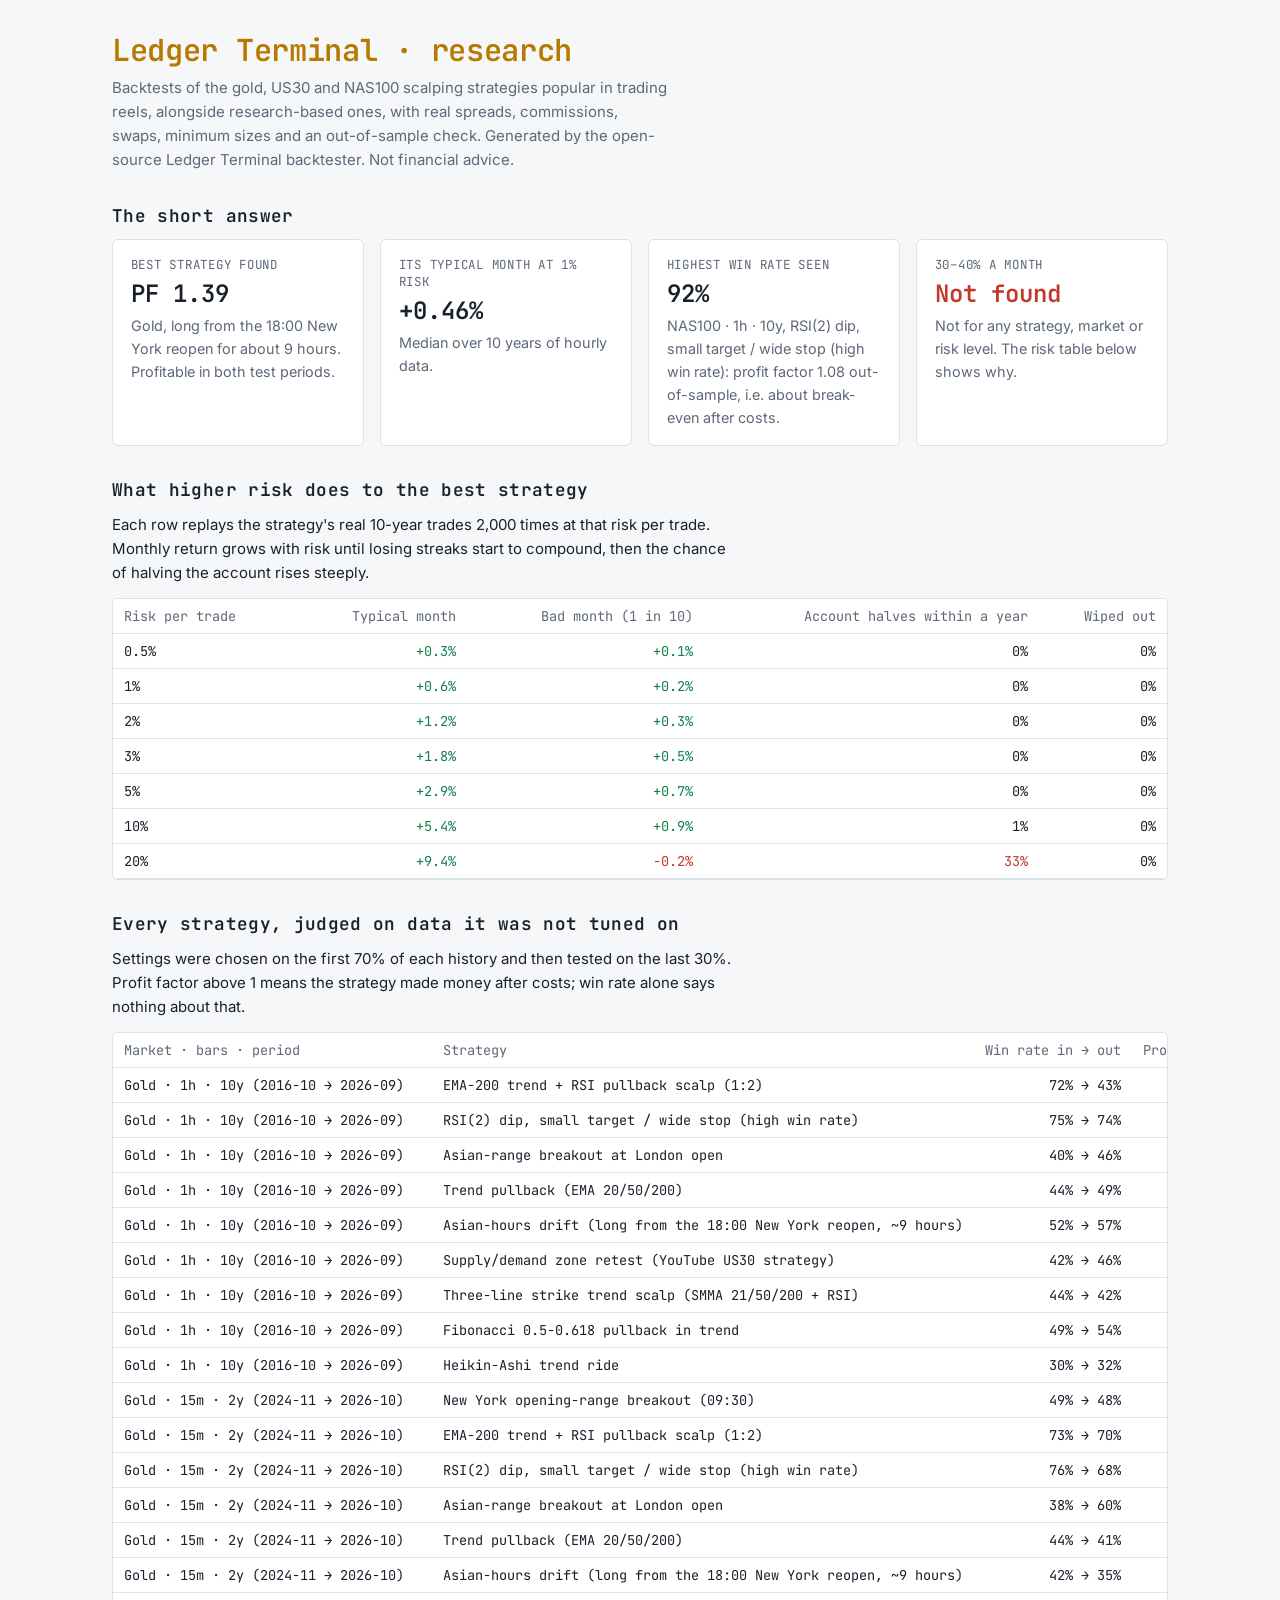
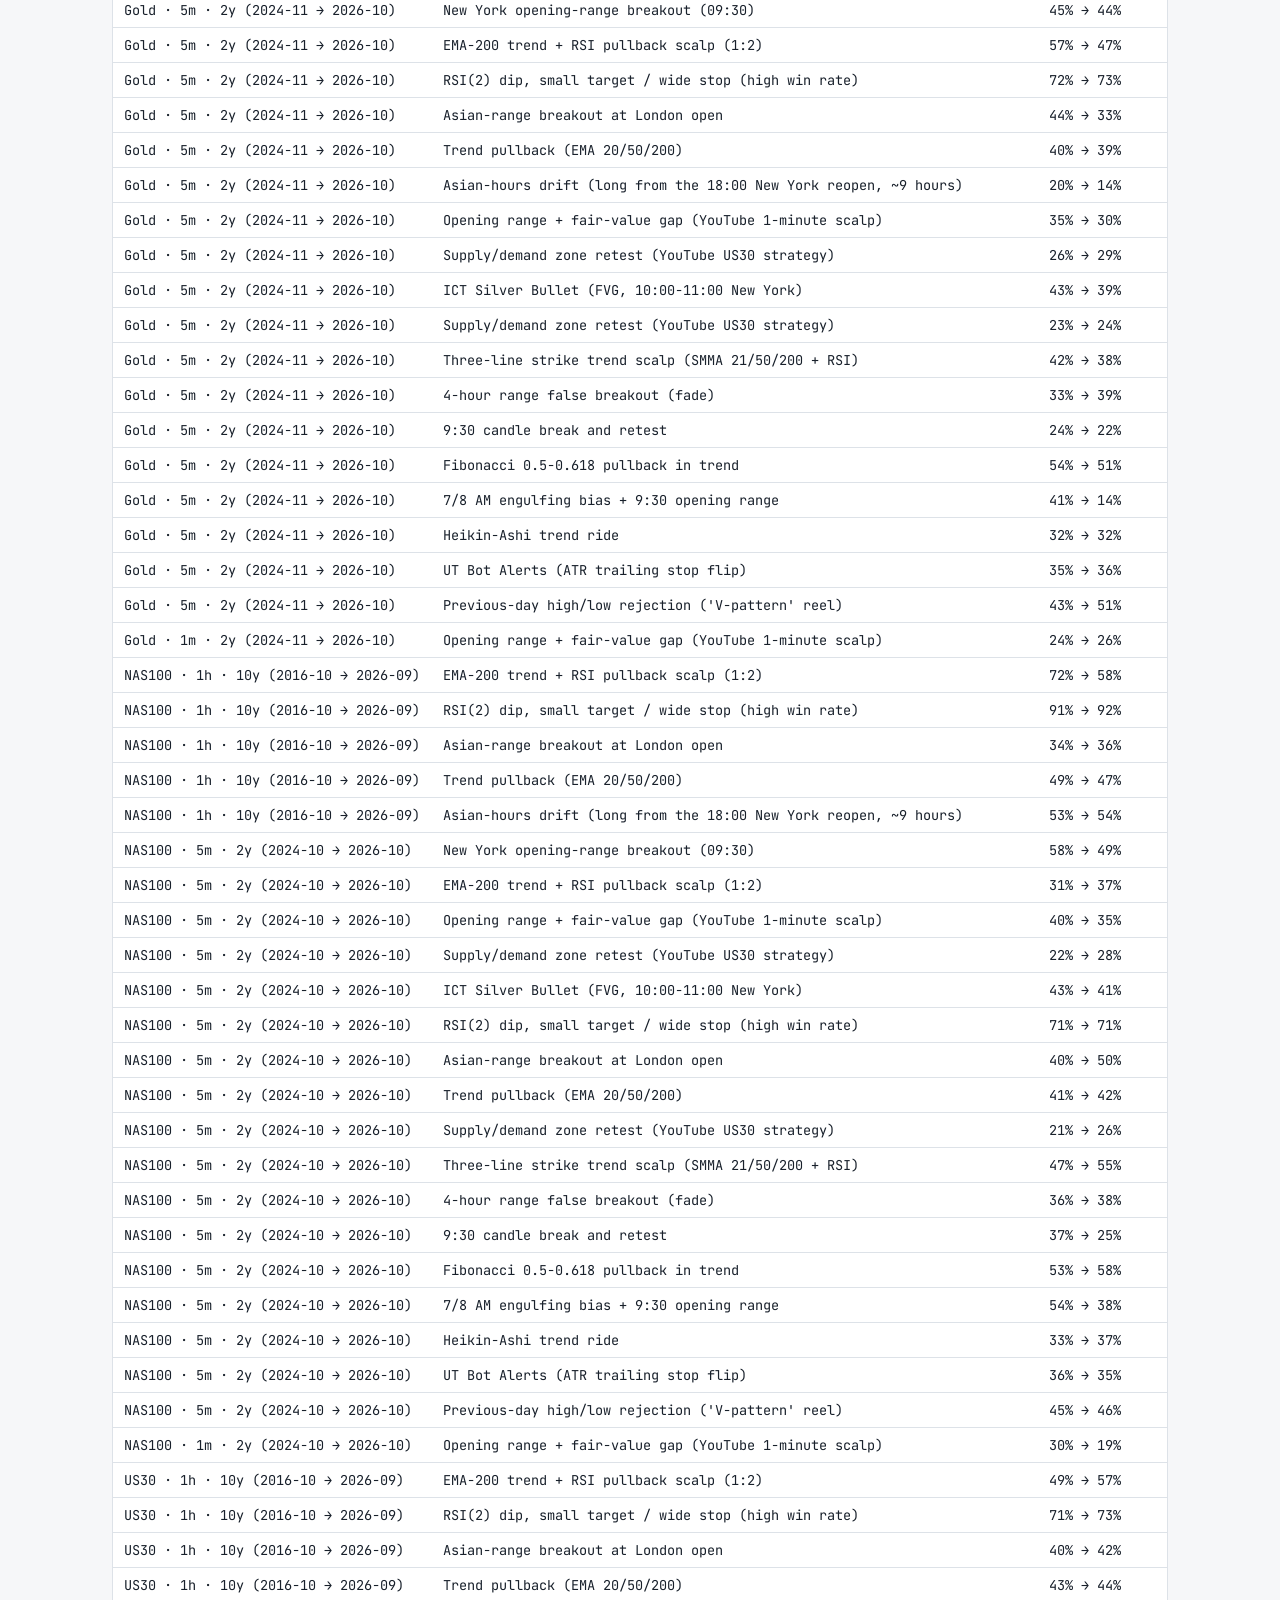
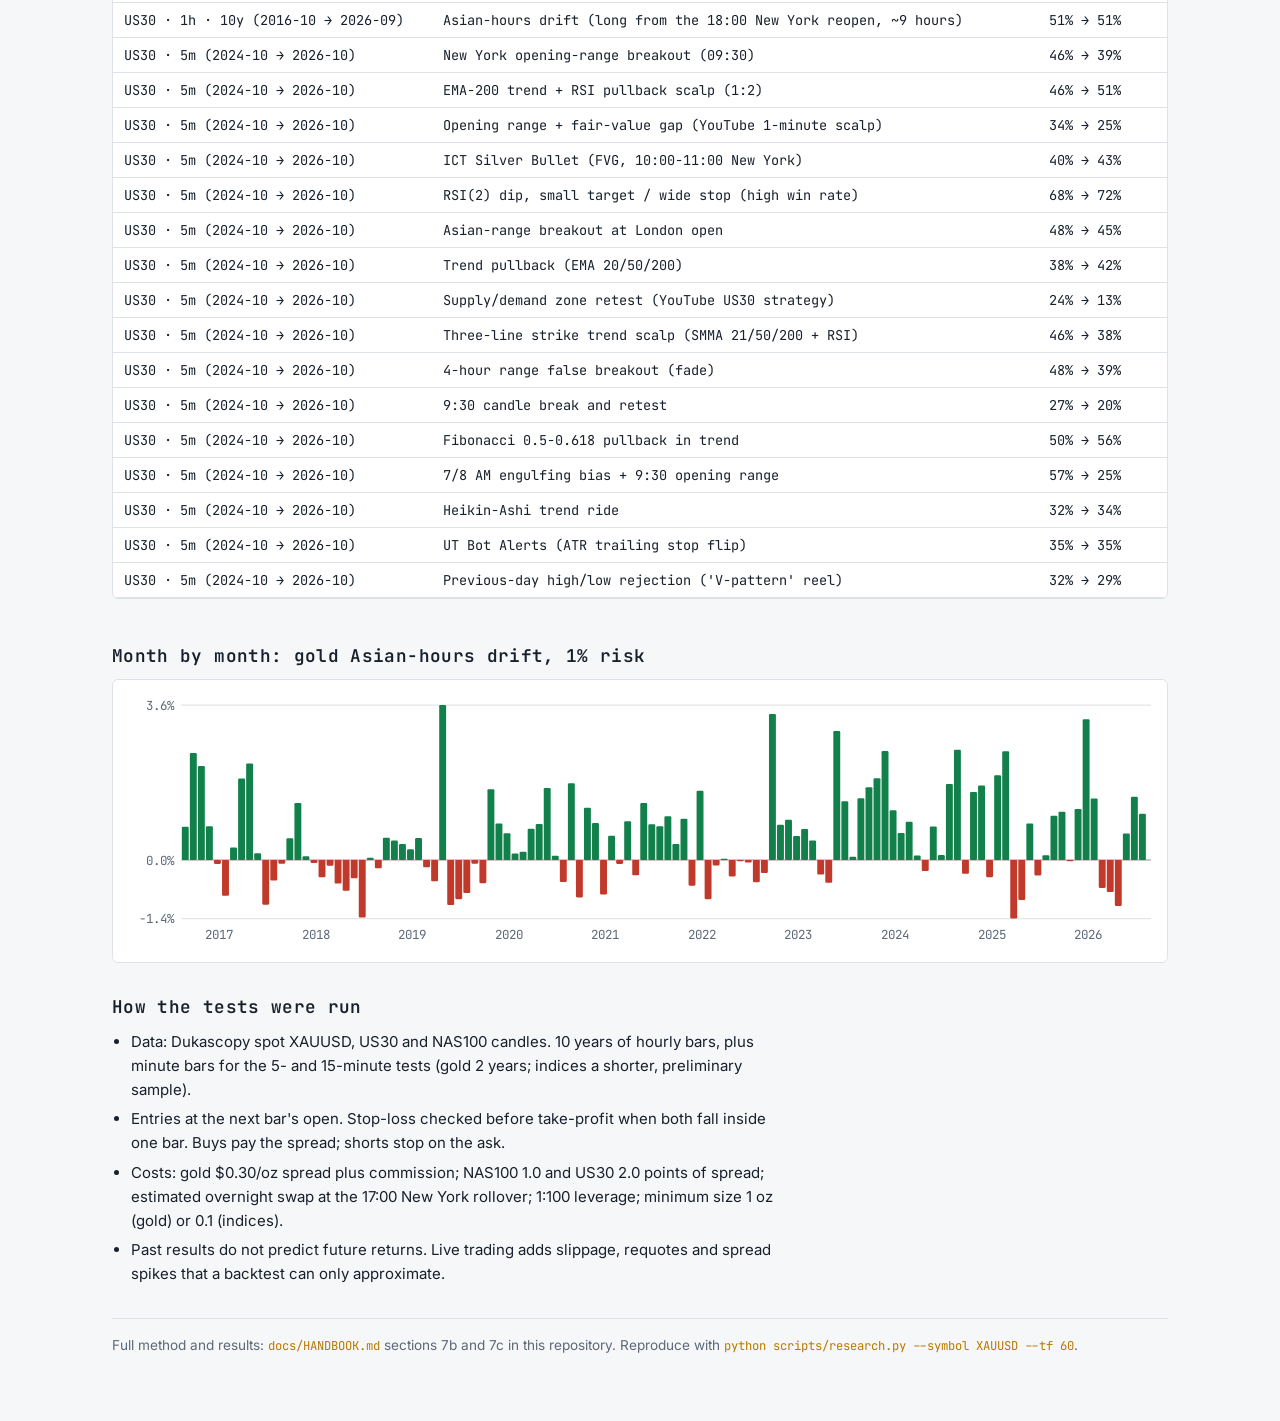
<file: docs/research.html>
<!doctype html>
<html lang="en">
<head>
<meta charset="utf-8">
<meta name="viewport" content="width=device-width, initial-scale=1">
<title>Ledger Terminal Research</title>
<meta name="description" content="Out-of-sample backtests of gold, US30 and NAS100 scalping strategies with realistic costs.">
<link rel="preconnect" href="https://fonts.googleapis.com">
<link href="https://fonts.googleapis.com/css2?family=JetBrains+Mono:wght@400;600&family=Inter:wght@400;600&display=swap" rel="stylesheet">
<style>
  /* Research report: verdict first, then evidence tables, then method. */
  :root {
    --bg: #f6f7f9; --panel: #ffffff; --line: #dde2e8; --text: #18202b; --muted: #5d6878;
    --accent: #b77900; --up: #12804a; --down: #c0392b;
    --mono: "JetBrains Mono", ui-monospace, Menlo, Consolas, monospace; --sans: Inter, system-ui, sans-serif;
  }
  @media (prefers-color-scheme: dark) {
    :root:not([data-theme="light"]) { --bg: #07090c; --panel: #0e1217; --line: #1e2631; --text: #d6dde6; --muted: #7a8696; --accent: #ffb000; --up: #22c55e; --down: #f04f4f; color-scheme: dark; }
  }
  :root[data-theme="dark"] { --bg: #07090c; --panel: #0e1217; --line: #1e2631; --text: #d6dde6; --muted: #7a8696; --accent: #ffb000; --up: #22c55e; --down: #f04f4f; color-scheme: dark; }
  * { box-sizing: border-box; }
  body { margin: 0; background: var(--bg); color: var(--text); font: 15px/1.6 var(--sans); }
  .wrap { max-width: 68rem; margin-inline: auto; padding: 2rem 16px 4rem; display: grid; gap: 2rem; }
  .wrap > * { min-width: 0; }
  header h1 { font: 600 1.9rem/1.2 var(--mono); margin: 0 0 .5rem; color: var(--accent); letter-spacing: -.01em; }
  header p { margin: 0; max-width: 62ch; color: var(--muted); }
  h2 { font: 600 1.1rem var(--mono); margin: 0 0 .75rem; letter-spacing: .02em; text-wrap: balance; }
  .cards { display: grid; gap: 1rem; grid-template-columns: repeat(auto-fit, minmax(min(100%, 15rem), 1fr)); }
  .card { background: var(--panel); border: 1px solid var(--line); border-radius: 6px; padding: 1rem 1.1rem; display: grid; gap: .3rem; align-content: start; }
  .card .k { font: .78rem var(--mono); color: var(--muted); text-transform: uppercase; letter-spacing: .06em; }
  .card .v { font: 600 1.5rem var(--mono); }
  .card p { margin: 0; font-size: .9rem; color: var(--muted); }
  section > p { max-width: 70ch; margin: 0 0 .8rem; }
  .box { overflow-x: auto; background: var(--panel); border: 1px solid var(--line); border-radius: 6px; }
  table { width: 100%; border-collapse: collapse; font: .85rem var(--mono); font-variant-numeric: tabular-nums; }
  th, td { padding: .5rem .7rem; border-bottom: 1px solid var(--line); text-align: right; white-space: nowrap; }
  th { color: var(--muted); font-weight: 400; position: sticky; top: 0; background: var(--panel); }
  td:first-child, th:first-child, td.l, th.l { text-align: left; }
  .up { color: var(--up); } .down { color: var(--down); } .muted { color: var(--muted); }
  .tag { font: .72rem var(--mono); padding: .1rem .4rem; border-radius: 3px; border: 1px solid currentColor; }
  .chart { background: var(--panel); border: 1px solid var(--line); border-radius: 6px; padding: 1rem; }
  .chart svg { display: block; width: 100%; height: auto; }
  .chart text { fill: var(--muted); font: 11px var(--mono); }
  ul { margin: 0; padding-left: 1.2rem; max-width: 75ch; display: grid; gap: .35rem; }
  footer { color: var(--muted); font-size: .85rem; border-top: 1px solid var(--line); padding-top: 1rem; }
  code { font-family: var(--mono); font-size: .9em; color: var(--accent); }
  #err { color: var(--down); }
</style>
</head>
<body>
<div class="wrap">
  <header>
    <h1>Ledger Terminal · research</h1>
    <p>Backtests of the gold, US30 and NAS100 scalping strategies popular in trading reels, alongside research-based ones, with real spreads, commissions, swaps, minimum sizes and an out-of-sample check. Generated by the open-source Ledger Terminal backtester. Not financial advice.</p>
  </header>

  <section>
    <h2>The short answer</h2>
    <div class="cards" id="cards">
      <div class="card"><span class="k">Best strategy found</span><span class="v" id="c-best">—</span><p>Gold, long from the 18:00 New York reopen for about 9 hours. Profitable in both test periods.</p></div>
      <div class="card"><span class="k">Its typical month at 1% risk</span><span class="v" id="c-month">—</span><p>Median over 10 years of hourly data.</p></div>
      <div class="card"><span class="k">Highest win rate seen</span><span class="v" id="c-win">—</span><p id="c-win-p">—</p></div>
      <div class="card"><span class="k">30–40% a month</span><span class="v down">Not found</span><p>Not for any strategy, market or risk level. The risk table below shows why.</p></div>
    </div>
  </section>

  <section>
    <h2>What higher risk does to the best strategy</h2>
    <p>Each row replays the strategy's real 10-year trades 2,000 times at that risk per trade. Monthly return grows with risk until losing streaks start to compound, then the chance of halving the account rises steeply.</p>
    <div class="box"><table id="risk"><thead><tr><th>Risk per trade</th><th>Typical month</th><th>Bad month (1 in 10)</th><th>Account halves within a year</th><th>Wiped out</th></tr></thead><tbody></tbody></table></div>
  </section>

  <section>
    <h2>Every strategy, judged on data it was not tuned on</h2>
    <p>Settings were chosen on the first 70% of each history and then tested on the last 30%. Profit factor above 1 means the strategy made money after costs; win rate alone says nothing about that.</p>
    <div class="box"><table id="strategies"><thead><tr><th class="l">Market · bars · period</th><th class="l">Strategy</th><th>Win rate in → out</th><th>Profit factor in → out</th><th>Typical month (1% risk)</th><th class="l">Verdict</th></tr></thead><tbody></tbody></table></div>
    <p class="muted" id="err"></p>
  </section>

  <section>
    <h2>Month by month: gold Asian-hours drift, 1% risk</h2>
    <div class="chart"><svg id="months" viewBox="0 0 900 220" role="img" aria-label="Monthly returns of the gold Asian-hours strategy"></svg></div>
  </section>

  <section>
    <h2>How the tests were run</h2>
    <ul>
      <li>Data: Dukascopy spot XAUUSD, US30 and NAS100 candles. 10 years of hourly bars, plus minute bars for the 5- and 15-minute tests (gold 2 years; indices a shorter, preliminary sample).</li>
      <li>Entries at the next bar's open. Stop-loss checked before take-profit when both fall inside one bar. Buys pay the spread; shorts stop on the ask.</li>
      <li>Costs: gold $0.30/oz spread plus commission; NAS100 1.0 and US30 2.0 points of spread; estimated overnight swap at the 17:00 New York rollover; 1:100 leverage; minimum size 1 oz (gold) or 0.1 (indices).</li>
      <li>Past results do not predict future returns. Live trading adds slippage, requotes and spread spikes that a backtest can only approximate.</li>
    </ul>
  </section>

  <footer>Full method and results: <code>docs/HANDBOOK.md</code> sections 7b and 7c in this repository. Reproduce with <code>python scripts/research.py --symbol XAUUSD --tf 60</code>.</footer>
</div>

<script>
const FILES = [
  ["research-xauusd-60m-2026-10-10.json", "Gold · 1h · 10y"],
  ["research-xauusd-60m-videos-2026-10-10.json", "Gold · 1h · 10y"],
  ["research-xauusd-15m-2026-10-10.json", "Gold · 15m · 2y"],
  ["research-xauusd-5m-2026-10-10.json", "Gold · 5m · 2y"],
  ["research-xauusd-5m-youtube-2026-10-10.json", "Gold · 5m · 2y"],
  ["research-xauusd-5m-videos-2026-10-10.json", "Gold · 5m · 2y"],
  ["research-xauusd-5m-reels-2026-10-10.json", "Gold · 5m · 2y"],
  ["research-xauusd-1m-2026-10-10.json", "Gold · 1m · 2y"],
  ["research-nas100-60m-2026-10-10.json", "NAS100 · 1h · 10y"],
  ["research-nas100-5m-2026-10-10.json", "NAS100 · 5m · 2y"],
  ["research-nas100-5m-videos-2026-10-10.json", "NAS100 · 5m · 2y"],
  ["research-nas100-5m-reels-2026-10-10.json", "NAS100 · 5m · 2y"],
  ["research-nas100-1m-2026-10-10.json", "NAS100 · 1m · 2y"],
  ["research-us30-60m-2026-10-10.json", "US30 · 1h · 10y"],
  ["research-us30-5m-2026-10-10.json", "US30 · 5m"],
  ["research-us30-5m-videos-2026-10-10.json", "US30 · 5m"],
  ["research-us30-5m-reels-2026-10-10.json", "US30 · 5m"],
];
const pct = (x, d = 1) => (x === null || x === undefined ? "—" : (x * 100).toFixed(d) + "%");
const signed = (x, d = 1) => (x === null || x === undefined ? "—" : (x >= 0 ? "+" : "") + (x * 100).toFixed(d) + "%");
const num = (x) => (x === null || x === undefined ? "—" : x.toFixed(2));
const td = (text, cls = "") => { const c = document.createElement("td"); c.textContent = text; if (cls) c.className = cls; return c; };

function verdict(r) {
  const i = r.inSample, o = r.outOfSample;
  if ((o.trades || 0) < 20) return ["Too few trades", "muted"];
  if ((i.profitFactor || 0) > 1.1 && (o.profitFactor || 0) > 1.1) return ["Holds up", "up"];
  if ((o.winRate || 0) >= 0.8 && (o.profitFactor || 0) <= 1.1) return ["High win rate, no profit", "down"];
  if ((o.profitFactor || 0) > 1.0 && (i.profitFactor || 0) > 1.0) return ["Tiny edge", "muted"];
  return ["No edge", "down"];
}

(async () => {
  const tbody = document.querySelector("#strategies tbody");
  let topWin = null;
  for (const [file, label] of FILES) {
    let rep;
    try { rep = await (await fetch(file)).json(); } catch { document.getElementById("err").textContent += `Could not load ${file}. `; continue; }
    for (const [name, r] of Object.entries(rep.results)) {
      if (!r.full || !r.full.trades) continue;
      const [v, cls] = verdict(r);
      const tr = document.createElement("tr");
      const p = r.full.period;
      tr.append(td(`${label} (${p.start.slice(0, 7)} → ${p.end.slice(0, 7)})`, "l"), td(r.label, "l"),
        td(`${pct(r.inSample.winRate, 0)} → ${pct(r.outOfSample.winRate, 0)}`),
        td(`${num(r.inSample.profitFactor)} → ${num(r.outOfSample.profitFactor)}`, (r.outOfSample.profitFactor || 0) > 1 ? "up" : "down"),
        td(signed(r.full.medianMonth, 2), (r.full.medianMonth || 0) >= 0 ? "up" : "down"));
      const vt = td(""); const tag = document.createElement("span"); tag.className = "tag " + cls; tag.textContent = v; vt.className = "l"; vt.appendChild(tag); tr.appendChild(vt);
      tbody.appendChild(tr);
      if ((r.outOfSample.trades || 0) >= 100 && (!topWin || r.outOfSample.winRate > topWin.win)) topWin = { win: r.outOfSample.winRate, pf: r.outOfSample.profitFactor, label: `${label}, ${r.label}` };
      if (file.startsWith("research-xauusd-60m") && name === "asia_session_drift") {
        document.getElementById("c-best").textContent = "PF " + num(r.full.profitFactor);
        document.getElementById("c-month").textContent = signed(r.full.medianMonth, 2);
        const rb = document.querySelector("#risk tbody");
        for (const s of r.riskSimulation) {
          const row = document.createElement("tr");
          row.append(td(s.riskPct + "%"), td(signed(s.medianMonthly), s.medianMonthly >= 0 ? "up" : "down"), td(signed(s.p10Monthly), s.p10Monthly >= 0 ? "up" : "down"),
            td(pct(s.probHalved, 0), s.probHalved > 0.2 ? "down" : ""), td(pct(s.probRuin, 0), s.probRuin > 0.01 ? "down" : ""));
          rb.appendChild(row);
        }
        drawMonths(r.monthly);
      }
    }
  }
  if (topWin) {
    document.getElementById("c-win").textContent = pct(topWin.win, 0);
    document.getElementById("c-win-p").textContent = `${topWin.label}: profit factor ${num(topWin.pf)} out-of-sample, i.e. about break-even after costs.`;
  }
})();

function drawMonths(months) {
  const svg = document.getElementById("months");
  const W = 900, H = 220, L = 46, B = 24, T = 8;
  const vals = months.map((m) => m.return);
  const max = Math.max(0.01, ...vals), min = Math.min(-0.01, ...vals);
  const y = (v) => T + (max - v) / (max - min) * (H - T - B);
  const bw = (W - L - 4) / months.length;
  const ns = "http://www.w3.org/2000/svg";
  const add = (tag, attrs, text) => { const e = document.createElementNS(ns, tag); for (const k in attrs) e.setAttribute(k, attrs[k]); if (text) e.textContent = text; svg.appendChild(e); return e; };
  for (const t of [min, 0, max]) {
    add("line", { x1: L, x2: W, y1: y(t), y2: y(t), stroke: "currentColor", "stroke-opacity": t === 0 ? 0.5 : 0.12 });
    add("text", { x: L - 6, y: y(t) + 4, "text-anchor": "end" }, (t * 100).toFixed(1) + "%");
  }
  const styles = getComputedStyle(document.documentElement);
  months.forEach((m, i) => {
    const v = m.return;
    const r = add("rect", { x: L + i * bw + 0.5, width: Math.max(1, bw - 1), y: Math.min(y(v), y(0)), height: Math.max(1, Math.abs(y(v) - y(0))), rx: 1,
      fill: v >= 0 ? styles.getPropertyValue("--up") : styles.getPropertyValue("--down") });
    const tt = document.createElementNS(ns, "title"); tt.textContent = `${m.month}: ${(v * 100).toFixed(2)}%`; r.appendChild(tt);
    if (m.month.endsWith("-01") && i % 1 === 0) add("text", { x: L + i * bw, y: H - 6 }, m.month.slice(0, 4));
  });
}
</script>
</body>
</html>
</file>
